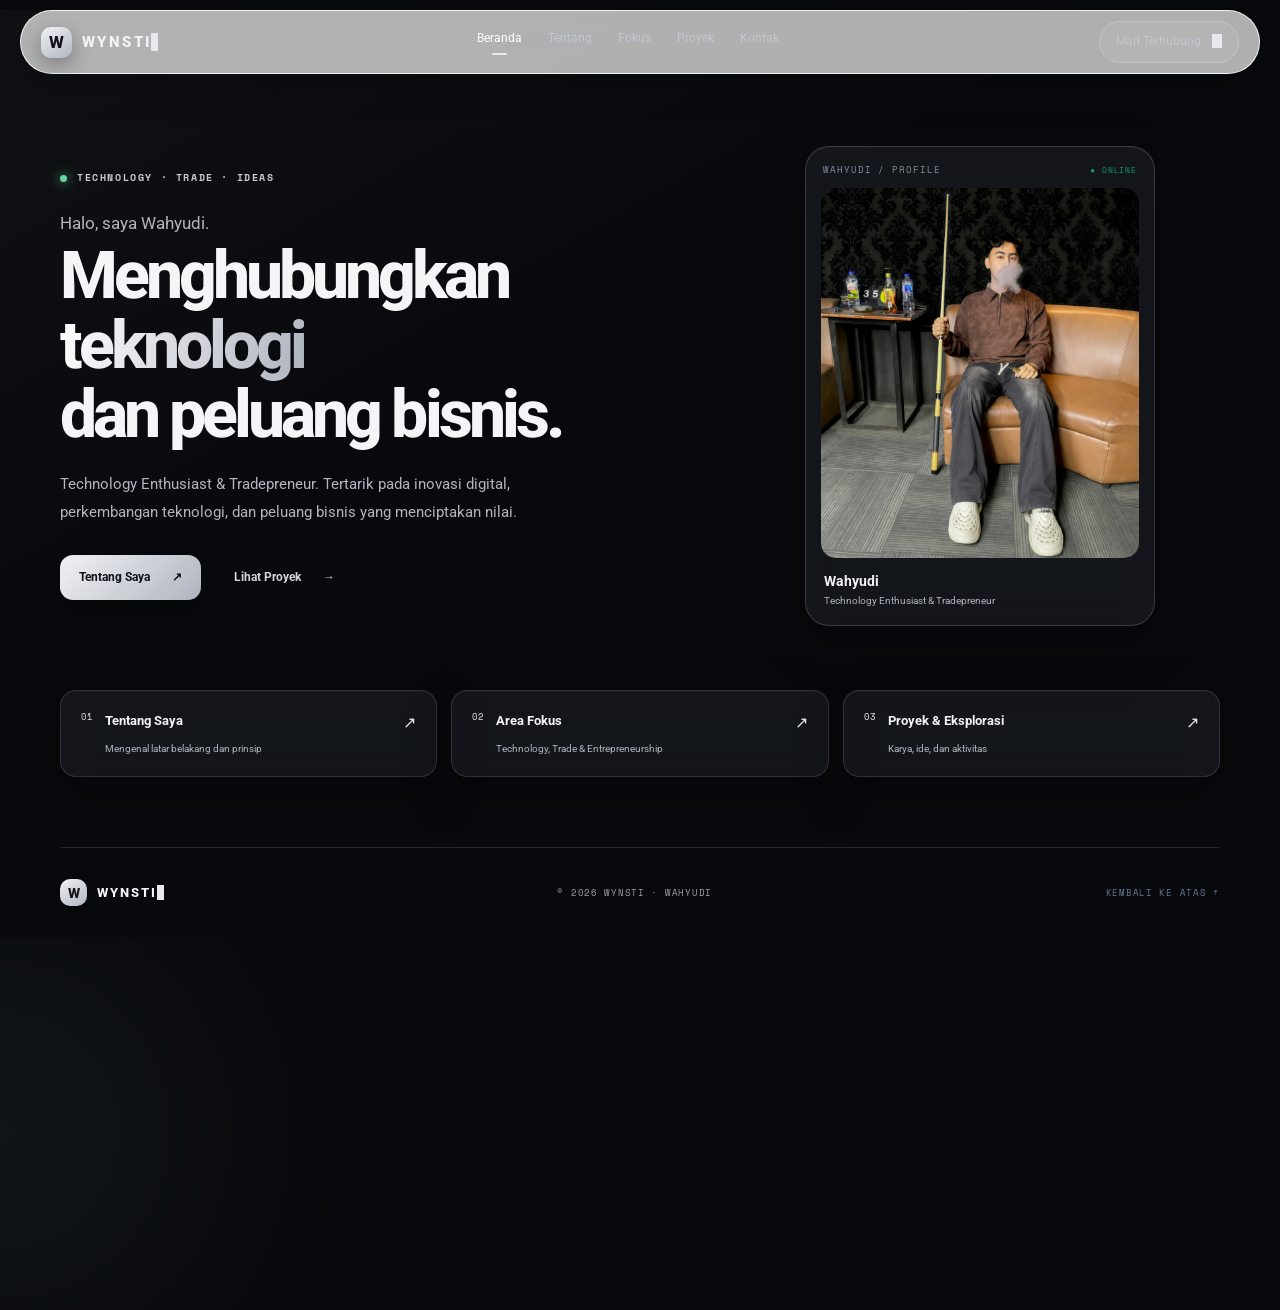
<file: index.html>
<!doctype html>
<html lang="id"><head><meta charset="utf-8"><meta name="viewport" content="width=device-width, initial-scale=1"><meta name="theme-color" content="#f7f9fc"><meta name="description" content="Wynsti adalah ruang digital Wahyudi, Technology Enthusiast & Tradepreneur."><title>Wahyudi — Technology Enthusiast & Tradepreneur | Wynsti</title><link rel="preconnect" href="https://fonts.googleapis.com"><link rel="preconnect" href="https://fonts.gstatic.com" crossorigin><link href="https://fonts.googleapis.com/css2?family=Roboto:wght@400;500;600;700;800&family=Space+Mono:wght@400;700&display=swap" rel="stylesheet"><link rel="stylesheet" href="styles.css"><script src="script.js" defer></script></head><body id="top"><div class="ambient ambient-one" aria-hidden="true"></div><div class="ambient ambient-two" aria-hidden="true"></div><header class="site-header">
  <a class="brand" href="index.html" aria-label="Wynsti beranda"><span class="brand-mark">W</span><span>WYNSTI<span class="brand-dot">.</span></span></a>
  <button class="menu-toggle" type="button" aria-label="Buka navigasi" aria-expanded="false"><span></span><span></span></button>
  <nav class="main-nav" aria-label="Navigasi utama">
    <a class="nav-link" href="index.html">Beranda</a><a class="nav-link" href="about.html">Tentang</a><a class="nav-link" href="focus.html">Fokus</a><a class="nav-link" href="projects.html">Proyek</a><a class="nav-link" href="contact.html">Kontak</a>
  </nav>
  <a class="header-cta" href="https://wa.me/6282386252062?text=Halo%20Wahyudi%2C%20saya%20ingin%20menghubungi%20Anda.">Mari Terhubung <span aria-hidden="true">↗</span></a>
</header><main>
<section class="home-hero section-shell">
 <div class="home-copy">
  <div class="eyebrow"><span class="status-dot"></span> TECHNOLOGY · TRADE · IDEAS</div>
  <p class="home-kicker">Halo, saya Wahyudi.</p>
  <h1>Menghubungkan <span class="gradient-text">teknologi</span><br>dan peluang bisnis.</h1>
  <p class="home-description">Technology Enthusiast &amp; Tradepreneur. Tertarik pada inovasi digital, perkembangan teknologi, dan peluang bisnis yang menciptakan nilai.</p>
  <div class="hero-actions"><a class="button button-primary" href="about.html">Tentang Saya <span>↗</span></a><a class="button button-quiet" href="projects.html">Lihat Proyek <span>→</span></a></div>
 </div>
 <div class="home-portrait-wrap"><div class="home-portrait-card"><div class="portrait-top"><span>WAHYUDI / PROFILE</span><span class="live-indicator">● ONLINE</span></div><div class="home-portrait-frame"><img src="assets/wahyudi-profile.jpg" alt="Foto profil Wahyudi" fetchpriority="high" decoding="async" onerror="this.style.display='none';this.nextElementSibling.hidden=false"><div class="portrait-fallback" hidden><span>W</span><small>WAHYUDI</small></div></div><div class="home-portrait-caption"><strong>Wahyudi</strong><span>Technology Enthusiast &amp; Tradepreneur</span></div></div></div>
</section>
<section class="home-links section-shell"><a href="about.html"><span>01</span><b>Tentang Saya</b><i>↗</i><small>Mengenal latar belakang dan prinsip</small></a><a href="focus.html"><span>02</span><b>Area Fokus</b><i>↗</i><small>Technology, Trade &amp; Entrepreneurship</small></a><a href="projects.html"><span>03</span><b>Proyek &amp; Eksplorasi</b><i>↗</i><small>Karya, ide, dan aktivitas</small></a></section>
</main><footer class="site-footer section-shell"><a class="brand" href="index.html"><span class="brand-mark">W</span><span>WYNSTI<span class="brand-dot">.</span></span></a><span>© <span id="year"></span> WYNSTI · WAHYUDI</span><a href="#top" class="back-top">KEMBALI KE ATAS ↑</a></footer></body></html>
</file>
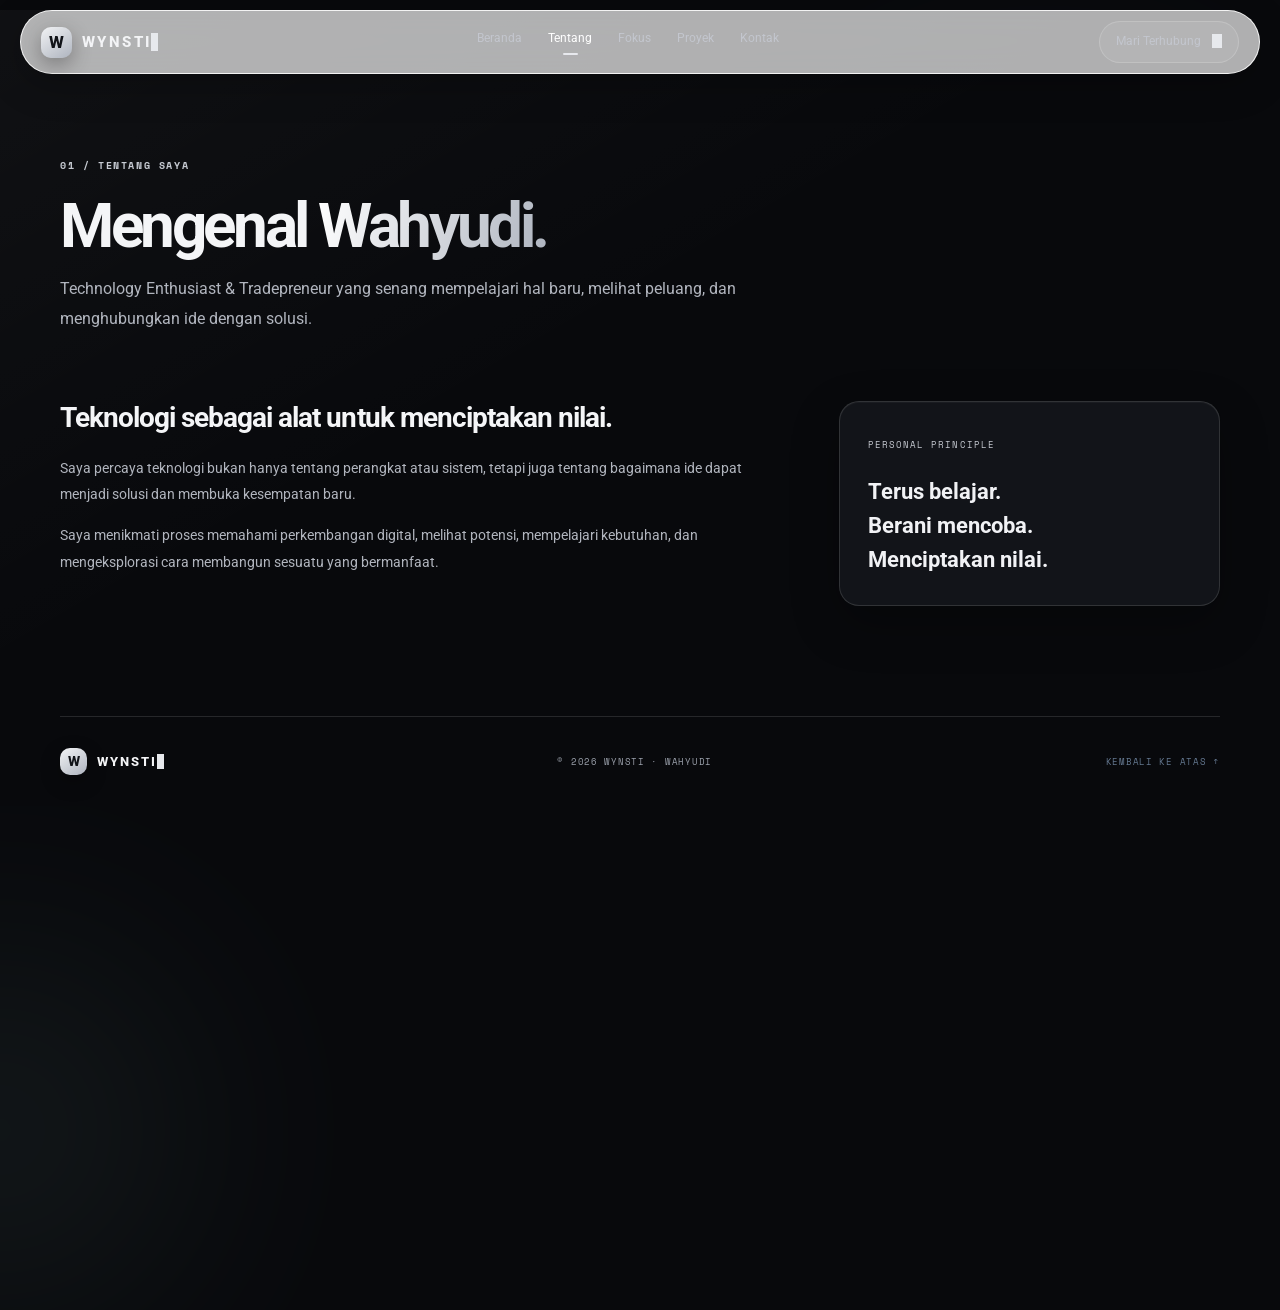
<file: about.html>
<!doctype html>
<html lang="id"><head><meta charset="utf-8"><meta name="viewport" content="width=device-width, initial-scale=1"><meta name="theme-color" content="#f7f9fc"><meta name="description" content="Profil singkat Wahyudi dan pandangan tentang teknologi serta kewirausahaan."><title>Tentang Saya | Wynsti</title><link rel="preconnect" href="https://fonts.googleapis.com"><link rel="preconnect" href="https://fonts.gstatic.com" crossorigin><link href="https://fonts.googleapis.com/css2?family=Roboto:wght@400;500;600;700;800&family=Space+Mono:wght@400;700&display=swap" rel="stylesheet"><link rel="stylesheet" href="styles.css"><script src="script.js" defer></script></head><body id="top"><div class="ambient ambient-one" aria-hidden="true"></div><div class="ambient ambient-two" aria-hidden="true"></div><header class="site-header">
  <a class="brand" href="index.html" aria-label="Wynsti beranda"><span class="brand-mark">W</span><span>WYNSTI<span class="brand-dot">.</span></span></a>
  <button class="menu-toggle" type="button" aria-label="Buka navigasi" aria-expanded="false"><span></span><span></span></button>
  <nav class="main-nav" aria-label="Navigasi utama">
    <a class="nav-link" href="index.html">Beranda</a><a class="nav-link" href="about.html">Tentang</a><a class="nav-link" href="focus.html">Fokus</a><a class="nav-link" href="projects.html">Proyek</a><a class="nav-link" href="contact.html">Kontak</a>
  </nav>
  <a class="header-cta" href="https://wa.me/6282386252062?text=Halo%20Wahyudi%2C%20saya%20ingin%20menghubungi%20Anda.">Mari Terhubung <span aria-hidden="true">↗</span></a>
</header><main>
<section class="page-hero section-shell"><div class="eyebrow">01 / TENTANG SAYA</div><h1>Mengenal <span class="gradient-text">Wahyudi.</span></h1><p>Technology Enthusiast &amp; Tradepreneur yang senang mempelajari hal baru, melihat peluang, dan menghubungkan ide dengan solusi.</p></section>
<section class="page-layout section-shell"><div class="page-main"><h2>Teknologi sebagai alat untuk menciptakan nilai.</h2><p>Saya percaya teknologi bukan hanya tentang perangkat atau sistem, tetapi juga tentang bagaimana ide dapat menjadi solusi dan membuka kesempatan baru.</p><p>Saya menikmati proses memahami perkembangan digital, melihat potensi, mempelajari kebutuhan, dan mengeksplorasi cara membangun sesuatu yang bermanfaat.</p></div><aside class="page-aside"><span class="aside-label">PERSONAL PRINCIPLE</span><strong>Terus belajar.<br>Berani mencoba.<br>Menciptakan nilai.</strong></aside></section>
</main><footer class="site-footer section-shell"><a class="brand" href="index.html"><span class="brand-mark">W</span><span>WYNSTI<span class="brand-dot">.</span></span></a><span>© <span id="year"></span> WYNSTI · WAHYUDI</span><a href="#top" class="back-top">KEMBALI KE ATAS ↑</a></footer></body></html>
</file>
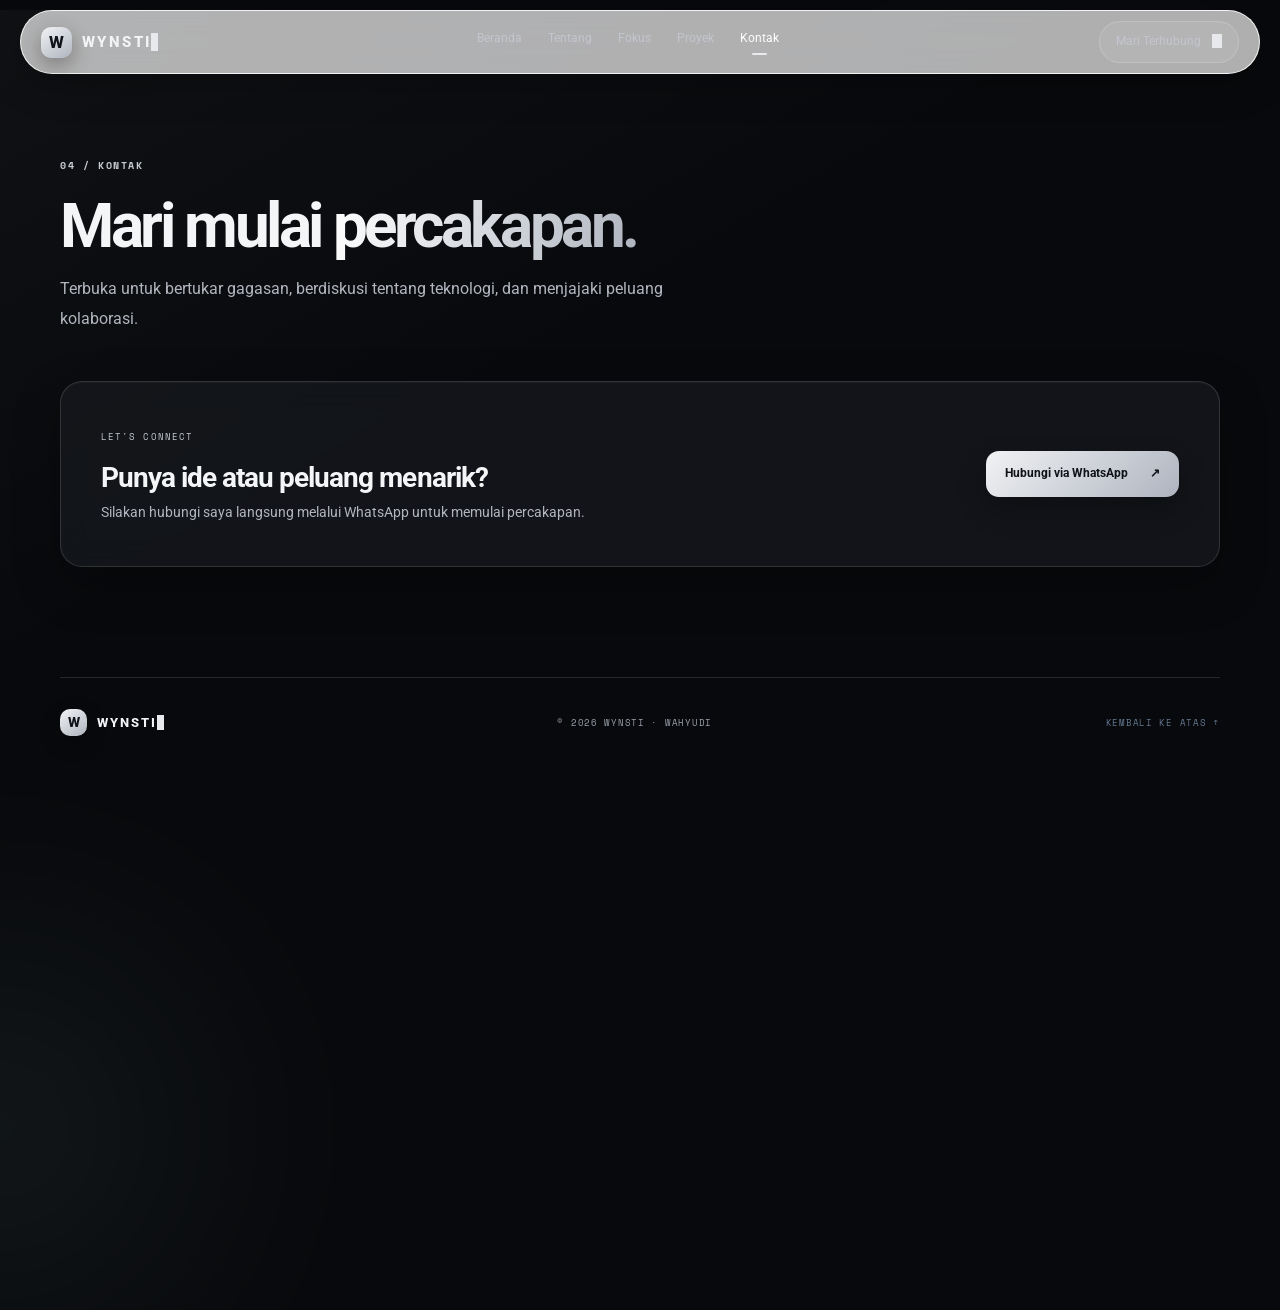
<file: contact.html>
<!doctype html>
<html lang="id"><head><meta charset="utf-8"><meta name="viewport" content="width=device-width, initial-scale=1"><meta name="theme-color" content="#f7f9fc"><meta name="description" content="Hubungi Wahyudi untuk bertukar gagasan, diskusi, dan peluang kolaborasi."><title>Kontak | Wynsti</title><link rel="preconnect" href="https://fonts.googleapis.com"><link rel="preconnect" href="https://fonts.gstatic.com" crossorigin><link href="https://fonts.googleapis.com/css2?family=Roboto:wght@400;500;600;700;800&family=Space+Mono:wght@400;700&display=swap" rel="stylesheet"><link rel="stylesheet" href="styles.css"><script src="script.js" defer></script></head><body id="top"><div class="ambient ambient-one" aria-hidden="true"></div><div class="ambient ambient-two" aria-hidden="true"></div><header class="site-header">
  <a class="brand" href="index.html" aria-label="Wynsti beranda"><span class="brand-mark">W</span><span>WYNSTI<span class="brand-dot">.</span></span></a>
  <button class="menu-toggle" type="button" aria-label="Buka navigasi" aria-expanded="false"><span></span><span></span></button>
  <nav class="main-nav" aria-label="Navigasi utama">
    <a class="nav-link" href="index.html">Beranda</a><a class="nav-link" href="about.html">Tentang</a><a class="nav-link" href="focus.html">Fokus</a><a class="nav-link" href="projects.html">Proyek</a><a class="nav-link" href="contact.html">Kontak</a>
  </nav>
  <a class="header-cta" href="https://wa.me/6282386252062?text=Halo%20Wahyudi%2C%20saya%20ingin%20menghubungi%20Anda.">Mari Terhubung <span aria-hidden="true">↗</span></a>
</header><main>
<section class="page-hero section-shell"><div class="eyebrow">04 / KONTAK</div><h1>Mari mulai <span class="gradient-text">percakapan.</span></h1><p>Terbuka untuk bertukar gagasan, berdiskusi tentang teknologi, dan menjajaki peluang kolaborasi.</p></section>
<section class="contact-page-panel section-shell"><div><span class="aside-label">LET'S CONNECT</span><h2>Punya ide atau peluang menarik?</h2><p>Silakan hubungi saya langsung melalui WhatsApp untuk memulai percakapan.</p></div><a class="button button-primary" href="https://wa.me/6282386252062?text=Halo%20Wahyudi%2C%20saya%20ingin%20menghubungi%20Anda.">Hubungi via WhatsApp <span>↗</span></a></section>
</main><footer class="site-footer section-shell"><a class="brand" href="index.html"><span class="brand-mark">W</span><span>WYNSTI<span class="brand-dot">.</span></span></a><span>© <span id="year"></span> WYNSTI · WAHYUDI</span><a href="#top" class="back-top">KEMBALI KE ATAS ↑</a></footer></body></html>
</file>
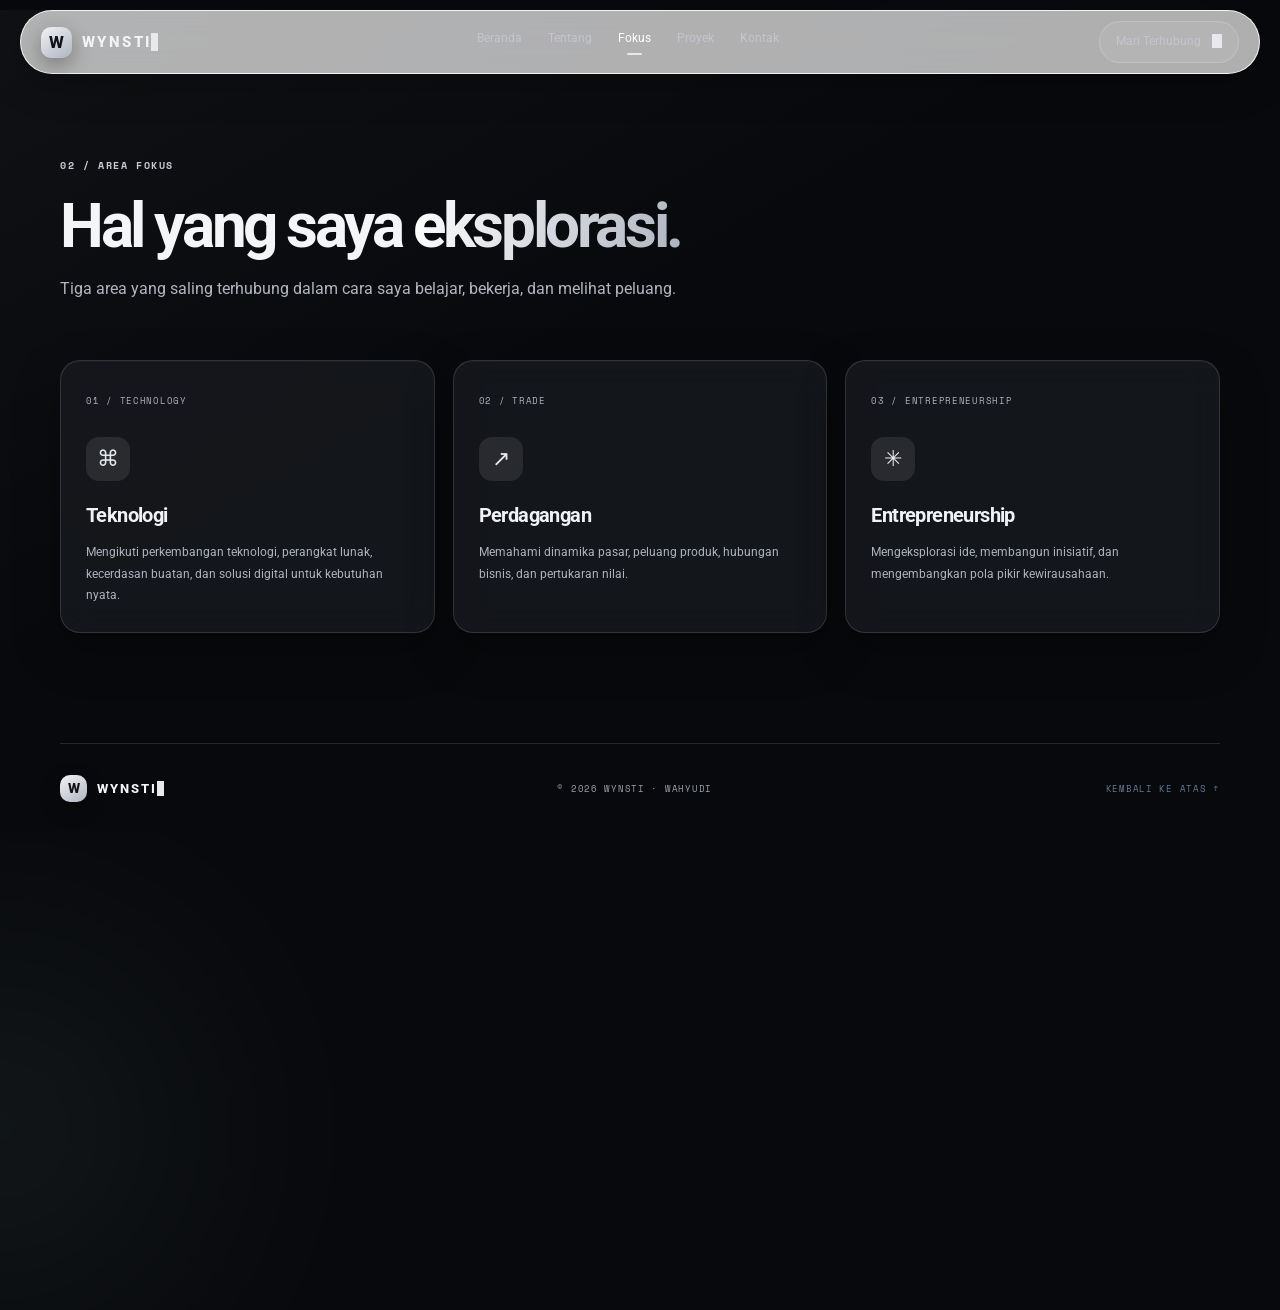
<file: focus.html>
<!doctype html>
<html lang="id"><head><meta charset="utf-8"><meta name="viewport" content="width=device-width, initial-scale=1"><meta name="theme-color" content="#f7f9fc"><meta name="description" content="Bidang ketertarikan Wahyudi: teknologi, perdagangan, dan entrepreneurship."><title>Area Fokus | Wynsti</title><link rel="preconnect" href="https://fonts.googleapis.com"><link rel="preconnect" href="https://fonts.gstatic.com" crossorigin><link href="https://fonts.googleapis.com/css2?family=Roboto:wght@400;500;600;700;800&family=Space+Mono:wght@400;700&display=swap" rel="stylesheet"><link rel="stylesheet" href="styles.css"><script src="script.js" defer></script></head><body id="top"><div class="ambient ambient-one" aria-hidden="true"></div><div class="ambient ambient-two" aria-hidden="true"></div><header class="site-header">
  <a class="brand" href="index.html" aria-label="Wynsti beranda"><span class="brand-mark">W</span><span>WYNSTI<span class="brand-dot">.</span></span></a>
  <button class="menu-toggle" type="button" aria-label="Buka navigasi" aria-expanded="false"><span></span><span></span></button>
  <nav class="main-nav" aria-label="Navigasi utama">
    <a class="nav-link" href="index.html">Beranda</a><a class="nav-link" href="about.html">Tentang</a><a class="nav-link" href="focus.html">Fokus</a><a class="nav-link" href="projects.html">Proyek</a><a class="nav-link" href="contact.html">Kontak</a>
  </nav>
  <a class="header-cta" href="https://wa.me/6282386252062?text=Halo%20Wahyudi%2C%20saya%20ingin%20menghubungi%20Anda.">Mari Terhubung <span aria-hidden="true">↗</span></a>
</header><main>
<section class="page-hero section-shell"><div class="eyebrow">02 / AREA FOKUS</div><h1>Hal yang saya <span class="gradient-text">eksplorasi.</span></h1><p>Tiga area yang saling terhubung dalam cara saya belajar, bekerja, dan melihat peluang.</p></section>
<section class="simple-card-grid section-shell">
<article class="simple-info-card"><span>01 / TECHNOLOGY</span><div class="simple-card-icon">⌘</div><h2>Teknologi</h2><p>Mengikuti perkembangan teknologi, perangkat lunak, kecerdasan buatan, dan solusi digital untuk kebutuhan nyata.</p></article>
<article class="simple-info-card"><span>02 / TRADE</span><div class="simple-card-icon">↗</div><h2>Perdagangan</h2><p>Memahami dinamika pasar, peluang produk, hubungan bisnis, dan pertukaran nilai.</p></article>
<article class="simple-info-card"><span>03 / ENTREPRENEURSHIP</span><div class="simple-card-icon">✳</div><h2>Entrepreneurship</h2><p>Mengeksplorasi ide, membangun inisiatif, dan mengembangkan pola pikir kewirausahaan.</p></article>
</section>
</main><footer class="site-footer section-shell"><a class="brand" href="index.html"><span class="brand-mark">W</span><span>WYNSTI<span class="brand-dot">.</span></span></a><span>© <span id="year"></span> WYNSTI · WAHYUDI</span><a href="#top" class="back-top">KEMBALI KE ATAS ↑</a></footer></body></html>
</file>
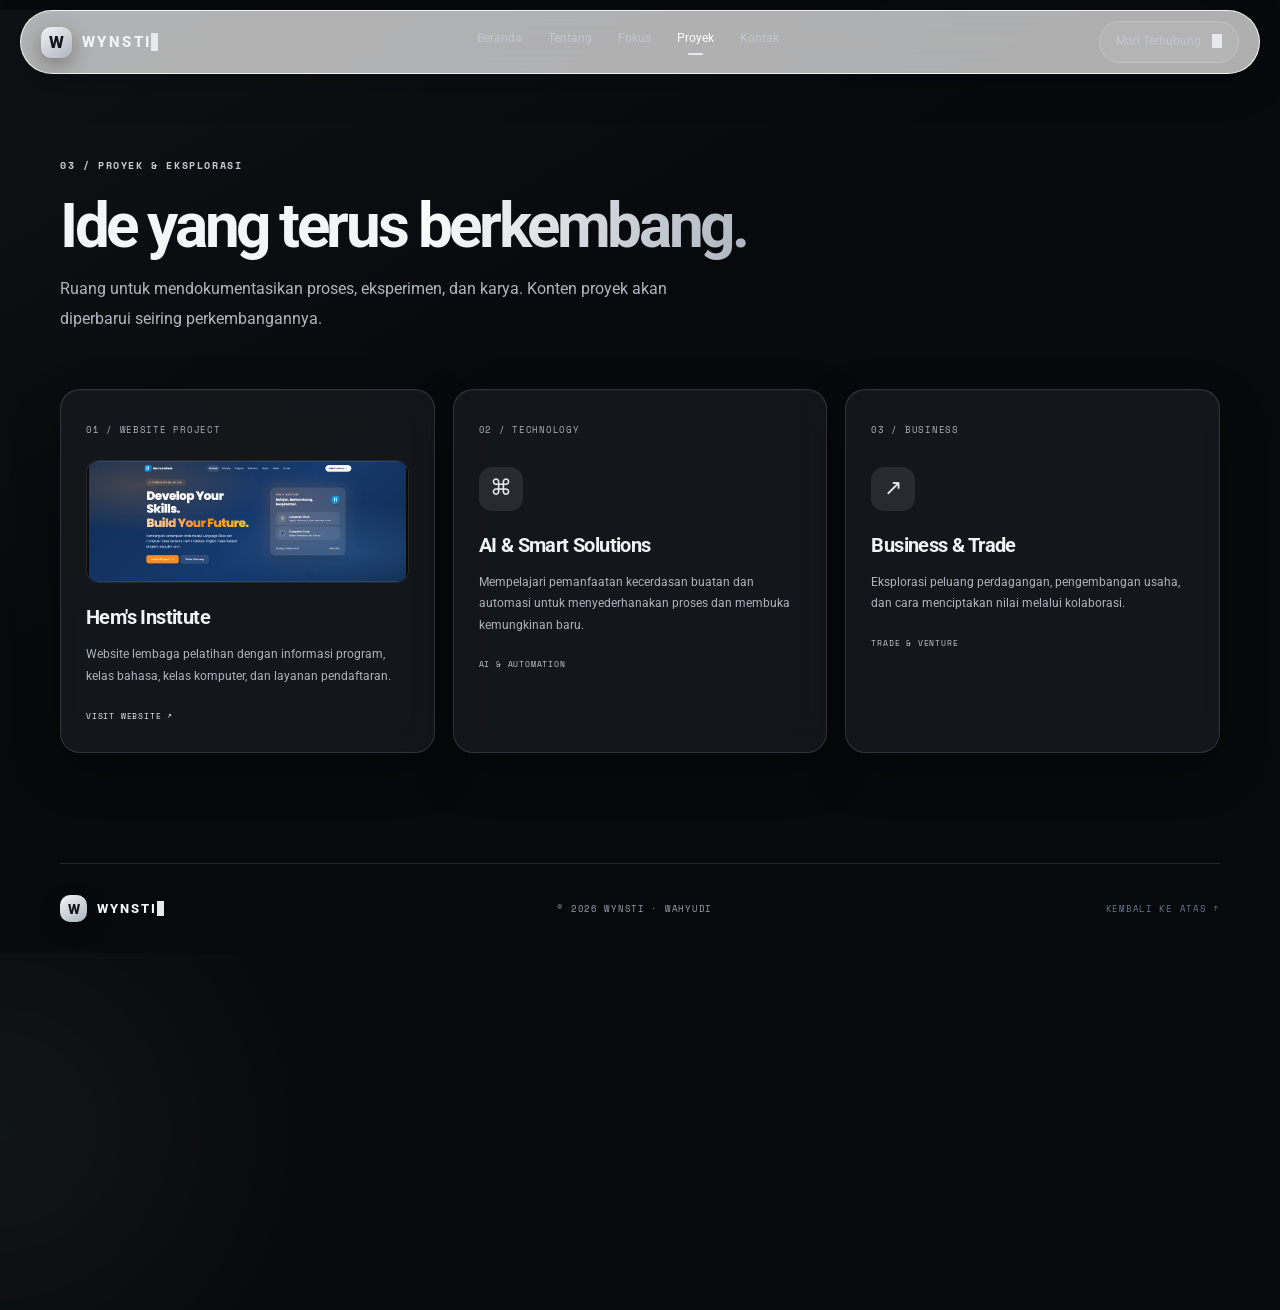
<file: projects.html>
<!doctype html>
<html lang="id"><head><meta charset="utf-8"><meta name="viewport" content="width=device-width, initial-scale=1"><meta name="theme-color" content="#f7f9fc"><meta name="description" content="Kumpulan bidang proyek dan eksplorasi digital, teknologi, serta bisnis Wahyudi."><title>Proyek & Eksplorasi | Wynsti</title><link rel="preconnect" href="https://fonts.googleapis.com"><link rel="preconnect" href="https://fonts.gstatic.com" crossorigin><link href="https://fonts.googleapis.com/css2?family=Roboto:wght@400;500;600;700;800&family=Space+Mono:wght@400;700&display=swap" rel="stylesheet"><link rel="stylesheet" href="styles.css"><script src="script.js" defer></script></head><body id="top"><div class="ambient ambient-one" aria-hidden="true"></div><div class="ambient ambient-two" aria-hidden="true"></div><header class="site-header">
  <a class="brand" href="index.html" aria-label="Wynsti beranda"><span class="brand-mark">W</span><span>WYNSTI<span class="brand-dot">.</span></span></a>
  <button class="menu-toggle" type="button" aria-label="Buka navigasi" aria-expanded="false"><span></span><span></span></button>
  <nav class="main-nav" aria-label="Navigasi utama">
    <a class="nav-link" href="index.html">Beranda</a><a class="nav-link" href="about.html">Tentang</a><a class="nav-link" href="focus.html">Fokus</a><a class="nav-link" href="projects.html">Proyek</a><a class="nav-link" href="contact.html">Kontak</a>
  </nav>
  <a class="header-cta" href="https://wa.me/6282386252062?text=Halo%20Wahyudi%2C%20saya%20ingin%20menghubungi%20Anda.">Mari Terhubung <span aria-hidden="true">↗</span></a>
</header><main>
<section class="page-hero section-shell"><div class="eyebrow">03 / PROYEK &amp; EKSPLORASI</div><h1>Ide yang terus <span class="gradient-text">berkembang.</span></h1><p>Ruang untuk mendokumentasikan proses, eksperimen, dan karya. Konten proyek akan diperbarui seiring perkembangannya.</p></section>
<section class="simple-card-grid section-shell">
<a class="simple-info-card project-simple project-link-card" href="https://hemsinstitute.web.id/" target="_blank" rel="noopener noreferrer" aria-label="Kunjungi website Hem's Institute">
 <span>01 / WEBSITE PROJECT</span>
 <div class="project-preview"><img src="hems.png" alt="Tampilan beranda website Hem's Institute"></div>
 <h2>Hem's Institute</h2>
 <p>Website lembaga pelatihan dengan informasi program, kelas bahasa, kelas komputer, dan layanan pendaftaran.</p>
 <small>VISIT WEBSITE ↗</small>
</a>
<article class="simple-info-card project-simple"><span>02 / TECHNOLOGY</span><div class="simple-card-icon">⌘</div><h2>AI &amp; Smart Solutions</h2><p>Mempelajari pemanfaatan kecerdasan buatan dan automasi untuk menyederhanakan proses dan membuka kemungkinan baru.</p><small>AI &amp; AUTOMATION</small></article>
<article class="simple-info-card project-simple"><span>03 / BUSINESS</span><div class="simple-card-icon">↗</div><h2>Business &amp; Trade</h2><p>Eksplorasi peluang perdagangan, pengembangan usaha, dan cara menciptakan nilai melalui kolaborasi.</p><small>TRADE &amp; VENTURE</small></article>
</section>
</main><footer class="site-footer section-shell"><a class="brand" href="index.html"><span class="brand-mark">W</span><span>WYNSTI<span class="brand-dot">.</span></span></a><span>© <span id="year"></span> WYNSTI · WAHYUDI</span><a href="#top" class="back-top">KEMBALI KE ATAS ↑</a></footer></body></html>
</file>
<file: styles.css>
:root{--bg:#10131b;--bg-soft:#151a24;--panel:#1a202c;--panel-hi:#202837;--text:#f4f6f8;--muted:#9ba6b7;--line:rgba(190,205,225,.13);--accent:#eb5757;--cyan:#79d8e8;--radius:22px;--shadow:12px 12px 30px rgba(0,0,0,.28),-8px -8px 26px rgba(255,255,255,.025);font-family:Roboto,Arial,sans-serif;color-scheme:dark}
*{box-sizing:border-box}html{scroll-behavior:smooth;scroll-padding-top:90px}body{margin:0;background:var(--bg);color:var(--text);font-family:Roboto,Arial,sans-serif;overflow-x:hidden;line-height:1.65}a{color:inherit;text-decoration:none}button{font:inherit}.ambient{position:absolute;pointer-events:none;filter:blur(90px);opacity:.13;border-radius:50%;z-index:-1}.ambient-one{width:420px;height:420px;background:#eb5757;top:120px;right:2%}.ambient-two{width:360px;height:360px;background:#397e9d;top:950px;left:-180px}.section-shell{width:min(1160px,calc(100% - 64px));margin-inline:auto}.site-header{height:82px;width:min(1280px,calc(100% - 64px));margin:auto;display:flex;align-items:center;justify-content:space-between;border-bottom:1px solid var(--line);position:relative;z-index:20}.brand{display:inline-flex;align-items:center;gap:10px;font-size:15px;font-weight:800;letter-spacing:.16em}.brand-mark{width:31px;height:31px;border-radius:10px;display:grid;place-items:center;background:linear-gradient(145deg,#f16b6b,#a93442);box-shadow:4px 4px 12px #080a10,-2px -2px 9px #30313b;font-size:17px;letter-spacing:0}.brand-dot{color:var(--accent)}.main-nav{display:flex;gap:34px}.nav-link{font-size:12px;color:var(--muted);transition:color .2s}.nav-link:hover,.nav-link.active{color:var(--text)}.nav-link.active:after{content:"";display:block;height:2px;width:15px;background:var(--accent);margin:5px auto 0;border-radius:4px}.header-cta{font-size:12px;border:1px solid var(--line);border-radius:30px;padding:10px 16px;color:#e7ebf2}.header-cta span{color:var(--accent);margin-left:8px}.menu-toggle{display:none}
.hero{min-height:660px;padding:100px 0 95px;display:grid;grid-template-columns:1.05fr .95fr;align-items:center;gap:55px}.eyebrow{font:700 10px/1.4 "Space Mono",monospace;letter-spacing:.16em;color:var(--cyan);display:flex;align-items:center;gap:10px}.status-dot,.live-indicator i{width:7px;height:7px;border-radius:50%;background:#68d5a0;box-shadow:0 0 12px #68d5a0}.hero-kicker{margin:28px 0 4px;color:#c2cad6;font-size:18px}.hero h1{font-size:clamp(42px,5.3vw,68px);letter-spacing:-.055em;line-height:1.08;margin:0;font-weight:800}.gradient-text{background:linear-gradient(100deg,#ff8580 0%,#eb5757 52%,#e9a18b 100%);-webkit-background-clip:text;background-clip:text;color:transparent}.hero-description{max-width:520px;color:var(--muted);font-size:15px;line-height:1.9;margin:25px 0 29px}.hero-actions{display:flex;align-items:center;gap:14px;flex-wrap:wrap}.button{display:inline-flex;align-items:center;justify-content:center;gap:22px;padding:13px 19px;border-radius:13px;font-size:12px;font-weight:700;transition:transform .2s,box-shadow .2s,background .2s}.button:hover{transform:translateY(-3px)}.button-primary{background:linear-gradient(135deg,#f16d69,#d9434b);color:white;box-shadow:7px 7px 18px rgba(0,0,0,.28),-3px -3px 12px rgba(255,255,255,.04)}.button-primary:hover{box-shadow:0 10px 28px rgba(235,87,87,.22)}.button-quiet{color:#c4ccd8}.button-quiet span,.button-outline span{color:var(--accent)}.hero-meta{display:flex;align-items:center;gap:12px;margin-top:55px;color:#687487;font:10px "Space Mono",monospace;letter-spacing:.12em}.meta-line{width:32px;height:1px;background:var(--accent)}
.hero-visual{height:440px;position:relative;display:grid;place-items:center}.portrait-card{width:min(330px,75%);height:390px;padding:15px;border:1px solid rgba(199,215,235,.17);border-radius:22px;background:linear-gradient(145deg,rgba(37,47,63,.95),rgba(20,25,35,.96));box-shadow:20px 20px 45px rgba(0,0,0,.38),-8px -8px 28px rgba(255,255,255,.025);position:relative;z-index:2;transform:rotate(2deg)}.portrait-top,.portrait-caption{display:flex;justify-content:space-between;align-items:center}.portrait-top{font:9px "Space Mono",monospace;color:#8794a7;letter-spacing:.1em;padding:1px 2px 12px}.live-indicator{color:#72d5a7;font-size:8px}.portrait-frame{height:290px;border-radius:14px;overflow:hidden;background:radial-gradient(circle at 50% 32%,#52677b,#273447 43%,#171e2a 80%);position:relative;display:grid;place-items:center}.portrait-frame img{width:100%;height:100%;object-fit:cover;object-position:center}.portrait-fallback{width:100%;height:100%;display:flex;align-items:center;justify-content:center;flex-direction:column;background:radial-gradient(circle at 50% 30%,#435b70,#1a2432 70%)}.portrait-fallback>span{font-size:110px;font-weight:800;color:rgba(240,246,255,.8);text-shadow:0 10px 30px rgba(0,0,0,.4)}.portrait-fallback small{font:9px "Space Mono",monospace;letter-spacing:.15em;color:#c4d3e1}.portrait-fallback .upload-note{margin-top:8px;color:#92a1b2;font-size:7px;letter-spacing:0}.portrait-caption{padding:13px 3px 0}.portrait-caption div{display:flex;flex-direction:column}.portrait-caption strong{font-size:14px}.portrait-caption div span{font-size:9px;color:#9ba7b7}.portrait-index{font:10px "Space Mono",monospace;color:var(--accent)}.orbit{position:absolute;border:1px solid rgba(121,216,232,.17);border-radius:50%;transform:rotate(-25deg)}.orbit-a{width:430px;height:250px}.orbit-b{width:490px;height:310px;transform:rotate(38deg);border-color:rgba(235,87,87,.14)}.float-chip{position:absolute;z-index:3;display:flex;align-items:center;gap:10px;padding:11px 15px;background:linear-gradient(145deg,#252f3f,#171e29);border:1px solid var(--line);border-radius:13px;box-shadow:var(--shadow)}.chip-tech{top:55px;left:-5px}.chip-trade{right:-5px;bottom:60px}.chip-icon{width:30px;height:30px;border-radius:9px;display:grid;place-items:center;background:#303d50;color:var(--cyan);font-size:18px}.float-chip span:last-child{display:flex;flex-direction:column}.float-chip small{font:8px "Space Mono",monospace;color:#8290a2}.float-chip b{font-size:11px}.visual-coordinate{position:absolute;right:0;bottom:5px;color:#677386;font:8px "Space Mono",monospace;letter-spacing:.12em}
.ticker{overflow:hidden;border-block:1px solid var(--line);background:rgba(255,255,255,.015);padding:16px 0}.ticker-track{display:flex;align-items:center;justify-content:space-around;gap:35px;min-width:900px;color:#a9b3c1;font:10px "Space Mono",monospace;letter-spacing:.16em}.ticker i{font-style:normal;color:var(--accent);font-size:15px}
.content-section{padding-top:125px;padding-bottom:35px;display:grid;grid-template-columns:.85fr 1.15fr;gap:80px}.section-heading h2{font-size:clamp(32px,4vw,46px);line-height:1.18;letter-spacing:-.045em;margin:22px 0;font-weight:700}.muted-heading{color:#7f8a9c}.about-content{padding-top:31px;max-width:590px}.about-content p{color:var(--muted);font-size:14px;line-height:1.9}.about-content .lead{font-size:19px;color:#e2e7ee;line-height:1.65;margin-top:0}.about-note{margin-top:30px;padding:17px 19px;border:1px solid var(--line);border-left:2px solid var(--accent);border-radius:0 12px 12px 0;color:#c5cfdb;font-size:12px;display:flex;gap:13px;align-items:center;background:rgba(255,255,255,.018)}.note-symbol{font-size:21px;color:var(--accent)}
.focus-section{display:block;padding-top:115px}.focus-section .section-heading{max-width:700px}.focus-grid{display:grid;grid-template-columns:1.18fr 1fr 1fr;gap:17px;margin-top:40px}.focus-card{min-height:290px;position:relative;overflow:hidden;padding:24px;border:1px solid var(--line);border-radius:19px;background:linear-gradient(145deg,#202938,#171d28);box-shadow:var(--shadow);display:flex;flex-direction:column;justify-content:space-between;transition:transform .25s,border-color .25s}.focus-card:hover{transform:translateY(-5px);border-color:rgba(235,87,87,.4)}.focus-card-main{background:linear-gradient(145deg,#263749,#192330)}.card-top{display:flex;justify-content:space-between;align-items:center}.card-number{font:10px "Space Mono",monospace;color:#8290a2}.card-icon{width:42px;height:42px;border:1px solid rgba(121,216,232,.23);border-radius:13px;display:grid;place-items:center;color:var(--cyan);font-size:22px;background:rgba(121,216,232,.05)}.focus-card h3{font-size:21px;margin:0 0 9px}.focus-card p{font-size:12px;color:var(--muted);line-height:1.8;margin:0 0 17px;max-width:290px}.text-link{font-size:11px;font-weight:700;color:#e1e7ef}.text-link span{color:var(--accent);margin-left:8px}.card-watermark{position:absolute;right:13px;bottom:-14px;font-size:47px;font-weight:800;letter-spacing:-.06em;color:rgba(255,255,255,.025);pointer-events:none}
.quote-section{margin-top:120px;margin-bottom:35px;padding:55px 8%;border-block:1px solid var(--line);position:relative}.quote-mark{font:100px Georgia,serif;line-height:.8;color:var(--accent);opacity:.8}.quote-section blockquote{font-size:clamp(25px,3.5vw,40px);font-weight:600;line-height:1.35;letter-spacing:-.035em;max-width:780px;margin:10px 0 30px}.quote-section blockquote span{color:var(--accent)}.quote-footer{display:flex;align-items:center;gap:15px;color:#7d899a;font:9px "Space Mono",monospace;letter-spacing:.15em}.quote-line{height:1px;width:60px;background:var(--accent)}
.projects-section{padding-top:100px}.project-panel{grid-column:1/-1;margin-top:5px;display:grid;grid-template-columns:1fr 1fr;min-height:340px;border:1px solid var(--line);border-radius:22px;overflow:hidden;background:linear-gradient(120deg,#1c2634,#171d28);box-shadow:var(--shadow)}.project-graphic{position:relative;min-height:340px;overflow:hidden;background:radial-gradient(circle at 50% 50%,rgba(58,105,128,.28),transparent 55%),#141c28;display:grid;place-items:center}.graphic-grid{position:absolute;inset:0;background-image:linear-gradient(rgba(121,216,232,.07) 1px,transparent 1px),linear-gradient(90deg,rgba(121,216,232,.07) 1px,transparent 1px);background-size:28px 28px;mask-image:linear-gradient(90deg,transparent,#000 30%,#000 70%,transparent)}.graphic-core{width:105px;height:105px;border-radius:28px;display:grid;place-items:center;background:linear-gradient(145deg,#ed7772,#a73544);box-shadow:12px 12px 28px rgba(0,0,0,.35),-4px -4px 16px rgba(255,255,255,.06);z-index:2;font-size:54px;font-weight:800}.graphic-ring{position:absolute;border:1px solid rgba(121,216,232,.35);border-radius:50%;width:220px;height:220px}.ring-two{width:300px;height:300px;border-color:rgba(235,87,87,.3)}.graphic-label{position:absolute;font:8px "Space Mono",monospace;color:#90a1b3;letter-spacing:.15em}.label-top{top:25px;left:25px}.label-bottom{bottom:25px;right:25px}.project-copy{padding:48px;align-self:center}.project-status{font:9px "Space Mono",monospace;color:#72d5a7;letter-spacing:.1em}.project-status i{display:inline-block;width:6px;height:6px;border-radius:50%;background:#72d5a7;margin-right:7px}.project-copy h3{font-size:26px;line-height:1.3;letter-spacing:-.03em;margin:20px 0 13px}.project-copy p{font-size:12px;color:var(--muted);line-height:1.9;margin-bottom:24px}.button-outline{border:1px solid rgba(190,205,225,.22);color:#e4eaf2}
.contact-section{padding-top:125px;padding-bottom:90px}.contact-panel{position:relative;overflow:hidden;padding:55px 60px;border:1px solid rgba(235,87,87,.25);border-radius:22px;background:radial-gradient(circle at 90% 20%,rgba(235,87,87,.16),transparent 35%),linear-gradient(130deg,#222b39,#171d28);display:flex;align-items:center;justify-content:space-between;gap:30px;box-shadow:var(--shadow)}.contact-panel h2{font-size:clamp(34px,4vw,48px);line-height:1.15;letter-spacing:-.04em;margin:20px 0 12px}.contact-panel p{color:var(--muted);font-size:13px;max-width:460px}.contact-button{white-space:nowrap;z-index:1}.contact-decoration{position:absolute;right:20%;bottom:-38px;font-size:76px;line-height:.85;font-weight:800;letter-spacing:-.08em;color:rgba(255,255,255,.025);pointer-events:none}
.site-footer{height:90px;border-top:1px solid var(--line);display:flex;align-items:center;justify-content:space-between;color:#778396;font:9px "Space Mono",monospace;letter-spacing:.08em}.site-footer .brand{color:var(--text);font:800 13px Roboto,sans-serif}.site-footer .brand-mark{width:27px;height:27px;font-size:14px}.back-top{color:#b8c2cf}.back-top:hover{color:var(--accent)}
@media(max-width:900px){.main-nav{gap:18px}.hero{gap:20px}.hero h1{font-size:52px}.float-chip{transform:scale(.9)}.chip-tech{left:-12px}.chip-trade{right:-15px}.content-section{gap:40px}.focus-grid{grid-template-columns:1fr 1fr}.focus-card-main{grid-column:1/-1;min-height:245px}.contact-panel{padding:45px 38px}}
@media(max-width:680px){.section-shell,.site-header{width:calc(100% - 40px)}.site-header{height:70px}.header-cta{display:none}.menu-toggle{display:flex;width:40px;height:40px;border:1px solid var(--line);border-radius:11px;background:var(--panel);align-items:center;justify-content:center;flex-direction:column;gap:5px}.menu-toggle span{width:16px;height:1px;background:#e9edf3}.main-nav{display:none;position:absolute;top:62px;left:0;right:0;padding:18px;background:#1a202c;border:1px solid var(--line);border-radius:15px;box-shadow:var(--shadow);flex-direction:column;gap:17px}.main-nav.open{display:flex}.nav-link.active:after{display:none}.hero{padding:70px 0 65px;grid-template-columns:1fr;gap:25px}.hero-copy{order:1}.hero-visual{order:2;height:410px;margin-top:5px}.hero h1{font-size:clamp(39px,11vw,55px)}.hero-kicker{font-size:16px;margin-top:22px}.hero-description{font-size:13px}.hero-meta{margin-top:35px}.portrait-card{height:365px;width:275px}.portrait-frame{height:265px}.orbit-a{width:340px;height:220px}.orbit-b{width:370px;height:270px}.chip-tech{left:0;top:43px}.chip-trade{right:0;bottom:50px}.float-chip{padding:9px 11px}.visual-coordinate{right:4px}.ticker-track{justify-content:flex-start;gap:26px}.content-section{padding-top:85px;grid-template-columns:1fr;gap:18px}.about-content{padding-top:0}.about-content .lead{font-size:17px}.focus-section{padding-top:85px}.focus-grid{grid-template-columns:1fr}.focus-card,.focus-card-main{grid-column:auto;min-height:235px}.quote-section{margin-top:80px;padding:40px 10px}.quote-section blockquote{font-size:27px}.projects-section{padding-top:80px}.project-panel{grid-template-columns:1fr}.project-graphic{min-height:260px}.project-copy{padding:30px 25px}.project-copy h3{font-size:23px}.contact-section{padding-top:85px;padding-bottom:60px}.contact-panel{padding:35px 25px;align-items:flex-start;flex-direction:column}.contact-panel h2{font-size:37px}.contact-decoration{right:5%;font-size:60px}.site-footer{height:auto;min-height:100px;gap:15px;flex-wrap:wrap;padding:20px 0}.site-footer>span{order:3;width:100%}}
@media(prefers-reduced-motion:reduce){html{scroll-behavior:auto}*,*::before,*::after{animation-duration:.01ms!important;animation-iteration-count:1!important;transition-duration:.01ms!important}}

/* Bright, clean portfolio refresh */
:root{--bg:#f7f9fc;--bg-soft:#eef3f8;--panel:#fff;--panel-hi:#f1f5fa;--text:#172337;--muted:#66758a;--line:rgba(31,55,83,.12);--accent:#3978f6;--cyan:#16a6b8;--shadow:0 18px 48px rgba(36,64,100,.10),0 3px 10px rgba(36,64,100,.05);color-scheme:light}
body{background:var(--bg);color:var(--text)}
.ambient{filter:blur(100px);opacity:.22}.ambient-one{background:#a9d5ff}.ambient-two{background:#b4f0e7}
.site-header{border-bottom-color:var(--line);background:rgba(247,249,252,.82);backdrop-filter:blur(18px)}
.brand-mark{background:linear-gradient(145deg,#5b9cff,#2865dc);box-shadow:0 7px 16px rgba(57,120,246,.22);color:white}
.brand-dot{color:var(--accent)}.nav-link{color:#718096}.nav-link:hover,.nav-link.active{color:#1c2b41}.nav-link.active:after{background:var(--accent)}
.header-cta{border-color:rgba(57,120,246,.22);color:#28415f;background:#fff}.header-cta span{color:var(--accent)}
.eyebrow{color:#3978c8}.hero-kicker{color:#53657d}.hero h1{color:#15243a}.gradient-text{background:linear-gradient(100deg,#3678f6,#16a6b8 85%);-webkit-background-clip:text;background-clip:text;color:transparent}
.hero-description,.about-content p,.focus-card p,.project-copy p,.contact-panel p{color:#66758a}
.button-primary{background:linear-gradient(135deg,#4d8cff,#2868e8);color:#fff;box-shadow:0 9px 22px rgba(57,120,246,.22)}.button-primary:hover{box-shadow:0 12px 28px rgba(57,120,246,.28)}
.button-quiet{color:#52657e}.button-quiet span,.button-outline span{color:#3978f6}
.hero-meta{color:#8290a3}.meta-line{background:var(--accent)}
.portrait-card{border:1px solid rgba(255,255,255,.9);background:#fff;box-shadow:0 24px 55px rgba(43,72,112,.16),0 4px 14px rgba(43,72,112,.07)}
.portrait-top{color:#8392a6}.live-indicator{color:#199b72}.portrait-frame{background:linear-gradient(145deg,#e7f1ff,#d5e5f8)}
.portrait-fallback{background:radial-gradient(circle at 50% 30%,#c5dcf8,#e9f2fc 72%)}.portrait-fallback>span{color:#4c77ad;text-shadow:none}.portrait-fallback small{color:#54718f}.portrait-fallback .upload-note{color:#71869e}
.portrait-caption strong{color:#192a40}.portrait-caption div span{color:#718096}.portrait-index{color:var(--accent)}
.orbit{border-color:rgba(57,120,246,.18)}.orbit-b{border-color:rgba(22,166,184,.19)}
.float-chip{background:rgba(255,255,255,.94);border:1px solid rgba(255,255,255,.9);box-shadow:0 15px 35px rgba(42,71,110,.13);backdrop-filter:blur(12px)}
.chip-icon{background:#eaf2ff;color:#3978f6}.float-chip small{color:#8190a3}.float-chip b{color:#263a54}.visual-coordinate{color:#8290a3}
.ticker{border-color:var(--line);background:#fff}.ticker-track{color:#73839a}.ticker i{color:#3978f6}
.section-heading h2{color:#1b2b42}.muted-heading{color:#8b9aaf}
.about-content .lead{color:#2b3d55}.about-note{border-color:var(--line);border-left-color:#3978f6;color:#53657d;background:#fff;box-shadow:0 8px 24px rgba(38,66,105,.05)}.note-symbol{color:#3978f6}
.focus-card,.focus-card-main{background:linear-gradient(150deg,#fff,#f2f6fb);border-color:rgba(54,91,137,.12);box-shadow:0 14px 36px rgba(38,66,105,.07)}.focus-card:hover{border-color:rgba(57,120,246,.4);box-shadow:0 20px 42px rgba(38,88,165,.12)}
.card-number{color:#91a0b3}.card-icon{border-color:rgba(57,120,246,.18);color:#3978f6;background:#edf4ff}.focus-card h3{color:#1c2d44}.text-link{color:#3d5878}.text-link span{color:#3978f6}.card-watermark{color:rgba(47,91,151,.055)}
.quote-section{border-color:var(--line)}.quote-mark{color:#3978f6}.quote-section blockquote{color:#1e3048}.quote-section blockquote span{color:#3978f6}.quote-footer{color:#8391a4}.quote-line{background:#3978f6}
.projects-section{padding-bottom:35px}.portfolio-intro{grid-column:1/-1;display:flex;align-items:end;justify-content:space-between;gap:25px;margin:0 0 4px}.portfolio-intro p{max-width:540px;color:#68788e;font-size:14px;line-height:1.8;margin:0}.portfolio-count{white-space:nowrap;color:#8a99ad;font:9px "Space Mono",monospace;letter-spacing:.12em}.portfolio-count b{color:#3978f6;margin-left:9px}
.portfolio-grid{grid-column:1/-1;display:grid;grid-template-columns:repeat(3,minmax(0,1fr));gap:22px;margin-top:22px;align-items:stretch}
.portfolio-card{min-width:0;overflow:visible;border:1px solid rgba(39,75,124,.1);border-radius:22px;background:#fff;box-shadow:0 12px 34px rgba(34,64,105,.07);transition:transform .3s ease,box-shadow .3s ease,border-color .3s ease}
.portfolio-card:hover{transform:translateY(-10px);box-shadow:0 26px 55px rgba(34,75,130,.15);border-color:rgba(57,120,246,.24)}
.portfolio-visual{height:220px;border-radius:21px 21px 0 0;position:relative;overflow:hidden;display:grid;place-items:center}
.visual-web{background:linear-gradient(135deg,#e8f2ff,#dcecff 55%,#e8f8f7)}
.floating-window{position:absolute;border:1px solid rgba(255,255,255,.9);border-radius:12px;box-shadow:0 17px 35px rgba(52,93,151,.17)}
.window-back{width:185px;height:112px;background:rgba(255,255,255,.55);transform:translate(27px,-19px) rotate(8deg);padding:15px}
.window-back span{display:inline-block;width:5px;height:5px;border-radius:50%;background:#9ebce7;margin-right:4px}
.window-back i{display:block;margin-top:17px;width:80%;height:8px;border-radius:9px;background:#c6d9f3;box-shadow:0 15px 0 #d9e6f7}
.window-front{width:218px;height:135px;background:#fff;transform:translate(-8px,15px) rotate(-5deg);padding:12px}
.window-bar{display:flex;justify-content:space-between;font:7px "Space Mono",monospace;color:#55708f;border-bottom:1px solid #edf1f7;padding-bottom:8px}
.window-content{height:78px;display:flex;align-items:center;justify-content:space-between;padding:8px 9px}
.window-copy{width:55%}.window-copy i{display:block;height:6px;border-radius:8px;background:#dbe7f7;margin:7px 0}.window-copy i:first-child{width:90%;height:9px;background:#80aef3}.window-copy i:nth-child(2){width:75%}.window-copy i:nth-child(3){width:58%}
.window-orb{width:49px;height:49px;border-radius:16px;background:linear-gradient(145deg,#76a9ff,#56d0d0);box-shadow:0 8px 17px rgba(74,150,220,.25)}
.window-footer{display:flex;gap:7px}.window-footer span{height:4px;width:35px;border-radius:5px;background:#e5edf8}
.visual-sticker{position:absolute;z-index:3;padding:9px 12px;border:1px solid rgba(255,255,255,.8);border-radius:10px;background:rgba(255,255,255,.82);box-shadow:0 8px 20px rgba(43,76,120,.1);color:#4772aa;font:700 8px/1.45 "Space Mono",monospace;letter-spacing:.08em;backdrop-filter:blur(8px)}
.sticker-web{right:17px;top:20px;transform:rotate(7deg)}
.visual-ai{background:radial-gradient(circle at 50% 48%,#e1f7f7,#e6f0ff 58%,#edf3ff)}
.ai-orbit{position:absolute;border:1px solid rgba(43,158,183,.3);border-radius:50%;width:170px;height:170px;transform:rotate(-30deg)}
.orbit-two{width:225px;height:115px;border-color:rgba(57,120,246,.25);transform:rotate(35deg)}
.ai-core{width:78px;height:78px;border-radius:25px;display:grid;place-items:center;background:linear-gradient(145deg,#3d8cf7,#23b9b8);color:#fff;font-size:25px;font-weight:800;box-shadow:0 15px 28px rgba(44,135,199,.25);z-index:2}
.ai-node{position:absolute;width:34px;height:34px;border-radius:12px;background:#fff;display:grid;place-items:center;color:#3978f6;box-shadow:0 9px 22px rgba(42,86,143,.13);font-size:17px}
.node-one{top:34px;left:27%}.node-two{right:22%;top:54px}.node-three{bottom:31px;left:29%}.sticker-ai{right:15px;bottom:17px;color:#168e9c}
.visual-trade{background:linear-gradient(135deg,#e9f8f3,#e5f0ff)}
.trade-card{position:absolute;border-radius:14px;box-shadow:0 16px 32px rgba(44,87,130,.15)}
.trade-back{width:170px;height:112px;right:48px;top:38px;padding:15px;background:linear-gradient(140deg,#b7e9dc,#8acfc7);color:#267c77;transform:rotate(9deg)}
.trade-back span{font:8px "Space Mono",monospace;letter-spacing:.1em}.trade-back b{position:absolute;right:15px;bottom:9px;font-size:32px}
.trade-front{width:210px;height:128px;left:calc(50% - 105px);top:73px;padding:15px;background:rgba(255,255,255,.94);transform:rotate(-5deg);border:1px solid #fff}
.trade-front small{display:block;color:#8495a9;font:7px "Space Mono",monospace;letter-spacing:.1em}.trade-front strong{display:flex;gap:9px;align-items:center;margin-top:11px;color:#2d4666;font-size:17px;letter-spacing:-.04em}.trade-front strong span{color:#25a9a3}.trade-front i{display:block;width:70%;height:5px;border-radius:6px;background:#e3edf5;margin-top:8px}
.trade-bars{display:flex;align-items:end;gap:5px;height:25px;margin-top:6px}.trade-bars b{width:12px;border-radius:3px 3px 0 0;background:linear-gradient(#56c7b7,#8dd9cb)}.trade-bars b:nth-child(1){height:9px}.trade-bars b:nth-child(2){height:15px}.trade-bars b:nth-child(3){height:12px}.trade-bars b:nth-child(4){height:20px}.trade-bars b:nth-child(5){height:25px}
.sticker-trade{left:15px;top:18px;color:#218c82}
.portfolio-card-body{padding:22px 22px 24px}
.portfolio-card-meta{display:flex;align-items:center;justify-content:space-between;gap:8px;color:#8b9aae;font:8px "Space Mono",monospace;letter-spacing:.07em}
.portfolio-tag{color:#3e80c8;background:#edf5ff;border-radius:30px;padding:6px 8px;font-size:7px}
.portfolio-card h3{font-size:19px;line-height:1.3;letter-spacing:-.025em;color:#20334d;margin:17px 0 9px}
.portfolio-card p{min-height:83px;color:#718096;font-size:12px;line-height:1.8;margin:0 0 17px}
.portfolio-link{display:inline-flex;align-items:center;gap:12px;color:#3978c8;font-size:11px;font-weight:700}.portfolio-link span{transition:transform .2s}.portfolio-link:hover span{transform:translate(3px,-3px)}
.portfolio-footnote{grid-column:1/-1;display:flex;align-items:center;gap:10px;color:#8291a5;font-size:11px;margin-top:5px}.footnote-dot{width:7px;height:7px;border-radius:50%;background:#24b59d;box-shadow:0 0 0 4px rgba(36,181,157,.12)}
.contact-panel{border-color:rgba(57,120,246,.17);background:radial-gradient(circle at 90% 20%,rgba(70,151,255,.13),transparent 35%),linear-gradient(130deg,#fff,#edf4ff);box-shadow:0 18px 45px rgba(36,76,135,.09)}
.contact-panel h2{color:#1c2d44}.contact-decoration{color:rgba(57,120,246,.06)}
.site-footer{border-color:var(--line);color:#8795a8}.site-footer .brand{color:#20334d}.back-top{color:#647890}.back-top:hover{color:#3978f6}
.menu-toggle{border-color:var(--line);background:#fff}.menu-toggle span{background:#263c59}
@media(max-width:900px){.portfolio-grid{grid-template-columns:1fr 1fr}.portfolio-card:last-child{grid-column:1/-1}.portfolio-card:last-child .portfolio-visual{height:230px}}
@media(max-width:680px){.main-nav{background:rgba(255,255,255,.98);border-color:var(--line);box-shadow:0 18px 40px rgba(35,65,105,.13)}.portfolio-intro{align-items:flex-start;flex-direction:column;gap:12px}.portfolio-grid{grid-template-columns:1fr;gap:18px}.portfolio-card:last-child{grid-column:auto}.portfolio-card:last-child .portfolio-visual{height:220px}.portfolio-card p{min-height:0}.portfolio-visual{height:210px}.portfolio-card-body{padding:20px}.contact-panel{background:radial-gradient(circle at 90% 20%,rgba(70,151,255,.13),transparent 35%),linear-gradient(130deg,#fff,#edf4ff)}}
@media(prefers-reduced-motion:reduce){.portfolio-card{transition:none}}

/* Homepage portrait: preserve the complete uploaded 3:4 photo */
.hero-visual{height:530px}
.portrait-card{height:500px;width:min(330px,78%);transform:rotate(1deg)}
.portrait-frame{height:400px;background:#eaf1f8}
.portrait-frame img{width:100%;height:100%;object-fit:cover;object-position:center center}
.portrait-fallback{min-height:100%}
@media(max-width:680px){
  .hero-visual{height:475px}
  .portrait-card{width:275px;height:430px}
  .portrait-frame{height:330px}
}

/* Keep the fallback monogram hidden whenever the real profile photo loads */
.portrait-fallback[hidden]{display:none!important}

/* Subtle technical grid background inspired by the supplied reference */
body{
  background-color:#f7fafc;
  background-image:
    linear-gradient(to right, rgba(91,145,190,.15) 1px, transparent 1px),
    linear-gradient(to bottom, rgba(91,145,190,.15) 1px, transparent 1px),
    radial-gradient(ellipse at 78% 0%, rgba(191,228,247,.42), transparent 46%);
  background-size:45px 45px,45px 45px,100% 620px;
  background-position:12px 19px,12px 19px,top right;
  background-repeat:repeat,repeat,no-repeat;
  background-attachment:fixed;
}
.site-header{background:rgba(247,250,252,.88)}
.ticker{background:rgba(255,255,255,.92)}
@media(max-width:680px){
  body{background-size:38px 38px,38px 38px,100% 520px;background-position:10px 12px,10px 12px,top right}
}

/* Glass navigation: transparent over the home hero, frosted on scroll */
.site-header{
  position:sticky;
  top:0;
  z-index:50;
  background:rgba(255,255,255,.58);
  border:1px solid rgba(255,255,255,.72);
  box-shadow:0 8px 28px rgba(46,87,128,.07);
  backdrop-filter:blur(18px) saturate(155%);
  -webkit-backdrop-filter:blur(18px) saturate(155%);
  transition:background .25s ease,box-shadow .25s ease,border-color .25s ease;
}
.site-header.at-home{
  background:transparent;
  border-color:transparent;
  box-shadow:none;
  backdrop-filter:none;
  -webkit-backdrop-filter:none;
}
.site-header.at-home .main-nav{background:transparent}
.site-header.at-home .header-cta{background:rgba(255,255,255,.55);backdrop-filter:blur(12px);-webkit-backdrop-filter:blur(12px)}
@media(max-width:680px){
  .site-header{background:rgba(255,255,255,.7)}
  .site-header.at-home{background:transparent;box-shadow:none;border-color:transparent}
  .site-header.at-home .main-nav{background:rgba(255,255,255,.9);backdrop-filter:blur(18px);-webkit-backdrop-filter:blur(18px)}
}

/* Smooth card motion and scroll reveal */
html{scroll-behavior:smooth}
.portrait-card,.focus-card,.portfolio-card,.contact-panel,.float-chip{
  will-change:transform;
  transition:
    transform .65s cubic-bezier(.22,1,.36,1),
    box-shadow .65s cubic-bezier(.22,1,.36,1),
    border-color .45s ease,
    opacity .55s ease;
}
.focus-card:hover{transform:translateY(-8px)}
.portfolio-card:hover{transform:translateY(-9px) scale(1.012)}
.portrait-card:hover{transform:translateY(-5px) rotate(0deg);box-shadow:0 30px 65px rgba(43,72,112,.19)}
.float-chip{animation:chip-drift 6s ease-in-out infinite}
.chip-trade{animation-delay:-3s}
@keyframes chip-drift{0%,100%{translate:0 0}50%{translate:0 -7px}}
.motion-ready .portrait-card,
.motion-ready .focus-card,
.motion-ready .portfolio-card,
.motion-ready .contact-panel{
  opacity:0;
  transform:translateY(24px);
}
.motion-ready .portrait-card.is-visible,
.motion-ready .focus-card.is-visible,
.motion-ready .portfolio-card.is-visible,
.motion-ready .contact-panel.is-visible{
  opacity:1;
  transform:translateY(0);
}
.motion-ready .portfolio-card:hover.is-visible{transform:translateY(-9px) scale(1.012)}
.motion-ready .focus-card:hover.is-visible{transform:translateY(-8px)}
@media(prefers-reduced-motion:reduce){
  html{scroll-behavior:auto}
  .float-chip{animation:none}
  .motion-ready .portrait-card,.motion-ready .focus-card,.motion-ready .portfolio-card,.motion-ready .contact-panel{opacity:1;transform:none}
}

/* Continuous, clearly visible floating motion for every major card */
@keyframes card-float-loop{
  0%,100%{translate:0 0;rotate:0deg}
  25%{translate:0 -8px;rotate:-.35deg}
  50%{translate:0 -16px;rotate:.45deg}
  75%{translate:0 -7px;rotate:-.2deg}
}
.portrait-card,
.focus-card,
.portfolio-card,
.contact-panel{
  animation:card-float-loop 4.8s ease-in-out infinite;
}
.focus-card:nth-child(2),
.portfolio-card:nth-child(2){animation-delay:-1.6s}
.focus-card:nth-child(3),
.portfolio-card:nth-child(3){animation-delay:-3.2s}
.focus-card:nth-child(4){animation-delay:-2.4s}
.portfolio-card:hover,
.focus-card:hover,
.portrait-card:hover,
.contact-panel:hover{
  animation-play-state:paused;
  translate:0 -18px;
}
.float-chip{animation:chip-drift 3.8s ease-in-out infinite}
.chip-trade{animation-delay:-1.9s}
@media(prefers-reduced-motion:reduce){
  .portrait-card,.focus-card,.portfolio-card,.contact-panel,.float-chip{animation:none!important;translate:none!important;rotate:none!important}
}

/* Rounded floating glass navbar */
.site-header{
  width:min(1240px,calc(100% - 48px));
  margin:14px auto 0;
  border-radius:22px;
  overflow:visible;
  border:1px solid rgba(255,255,255,.78);
  box-shadow:0 12px 34px rgba(41,78,120,.09);
}
.site-header.at-home{
  border-radius:22px;
  border:1px solid rgba(255,255,255,.48);
  background:rgba(255,255,255,.16);
  box-shadow:0 8px 28px rgba(41,78,120,.035);
}
.site-header:not(.at-home){
  background:rgba(255,255,255,.68);
  border-color:rgba(255,255,255,.86);
}
@media(max-width:680px){
  .site-header{
    width:calc(100% - 28px);
    margin:10px auto 0;
    border-radius:18px;
  }
  .site-header.at-home{border-radius:18px}
}

/* Full capsule navbar geometry — retain the existing Wynsti palette */
.site-header{
  width:calc(100% - 32px);
  max-width:1320px;
  min-height:64px;
  height:64px;
  padding:0 20px;
  margin:10px auto 0;
  border-radius:999px;
  overflow:visible;
  display:flex;
  align-items:center;
}
.site-header.at-home{
  border-radius:999px;
}
.site-header:not(.at-home){
  border-radius:999px;
}
@media(max-width:680px){
  .site-header{
    width:calc(100% - 24px);
    min-height:60px;
    height:60px;
    padding:0 14px;
    margin:8px auto 0;
    border-radius:999px;
  }
  .site-header.at-home{border-radius:999px}
  .site-header:not(.at-home){border-radius:999px}
}

/* Mobile hero: keep the portrait card to the right instead of centered below */
@media(max-width:680px){
  .hero{
    display:grid;
    grid-template-columns:minmax(0,1fr);
    gap:18px;
    padding-top:58px;
    padding-bottom:38px;
  }
  .hero-copy{min-width:0}
  .hero-visual{
    width:100%;
    height:330px;
    margin:0;
    display:flex;
    align-items:center;
    justify-content:flex-end;
    padding:0 8px 0 0;
  }
  .portrait-card{
    width:clamp(190px,58vw,235px);
    height:310px;
    padding:11px;
    margin-right:2px;
    transform:rotate(1deg);
  }
  .portrait-top{font-size:7px;padding-bottom:9px}
  .portrait-frame{height:218px;border-radius:12px}
  .portrait-caption{padding-top:10px}
  .portrait-caption strong{font-size:12px}
  .portrait-caption div span{font-size:8px}
  .orbit-a{width:260px;height:175px;right:0}
  .orbit-b{width:290px;height:205px;right:-8px}
  .chip-tech{left:0;top:42px}
  .chip-trade{right:0;bottom:34px}
  .float-chip{transform:scale(.88);transform-origin:center}
  .visual-coordinate{right:4px;bottom:0;font-size:7px}
}
@media(max-width:390px){
  .hero-visual{height:305px}
  .portrait-card{width:190px;height:290px}
  .portrait-frame{height:198px}
  .chip-tech{left:-5px}
  .chip-trade{right:-4px}
}

/* Mobile hero composition: copy on the left, portrait card on the right */
@media(max-width:680px){
  .hero{
    width:calc(100% - 32px);
    min-height:0;
    padding:62px 0 42px;
    display:grid;
    grid-template-columns:minmax(0,1.08fr) minmax(132px,.82fr);
    align-items:center;
    gap:8px;
  }
  .hero-copy{order:1;min-width:0}
  .hero-visual{
    order:2;
    width:100%;
    height:290px;
    min-width:0;
    margin:0;
    padding:0;
    display:flex;
    align-items:center;
    justify-content:center;
  }
  .hero .eyebrow{font-size:7px;letter-spacing:.09em;gap:6px}
  .hero .status-dot{width:5px;height:5px;flex:0 0 5px}
  .hero-kicker{font-size:12px;line-height:1.4;margin:17px 0 5px}
  .hero h1{
    font-size:clamp(27px,7.4vw,34px);
    line-height:1.05;
    letter-spacing:-.065em;
    overflow-wrap:normal;
  }
  .hero h1 br{display:none}
  .hero-description{font-size:10px;line-height:1.6;margin:13px 0 15px}
  .hero-actions{gap:8px;align-items:flex-start;flex-direction:column}
  .hero-actions .button{font-size:9px;padding:10px 12px;gap:10px;border-radius:10px}
  .hero-meta{font-size:7px;letter-spacing:.06em;gap:7px;margin-top:22px}
  .meta-line{width:17px;flex:0 0 17px}
  .portrait-card{
    width:100%;
    max-width:190px;
    height:258px;
    padding:8px;
    margin:0;
    border-radius:16px;
    transform:rotate(1deg);
  }
  .portrait-top{font-size:6px;letter-spacing:.06em;padding:1px 1px 7px}
  .live-indicator{font-size:6px}
  .portrait-frame{height:183px;border-radius:10px}
  .portrait-caption{padding:8px 2px 0}
  .portrait-caption strong{font-size:10px}
  .portrait-caption div span{font-size:6px;line-height:1.35}
  .float-chip{gap:6px;padding:7px 8px;transform:scale(.72);transform-origin:center}
  .chip-tech{left:-38px;top:54px}
  .chip-trade{right:-36px;bottom:43px}
  .chip-icon{width:23px;height:23px;font-size:13px;border-radius:7px}
  .float-chip small{font-size:6px}
  .float-chip b{font-size:8px}
  .orbit-a{width:190px;height:145px}
  .orbit-b{width:210px;height:165px}
  .visual-coordinate{right:-3px;bottom:1px;font-size:5px;letter-spacing:.06em}
}
@media(max-width:390px){
  .hero{grid-template-columns:minmax(0,1fr) minmax(122px,.76fr);gap:6px;width:calc(100% - 28px)}
  .hero h1{font-size:clamp(25px,7.1vw,29px)}
  .hero-description{font-size:9px}
  .hero-visual{height:270px}
  .portrait-card{height:240px;padding:7px}
  .portrait-frame{height:168px}
  .chip-tech{left:-42px}
  .chip-trade{right:-40px}
}

/* Mobile CTA buttons: horizontal pair matching the supplied reference */
@media(max-width:680px){
  .hero-actions{
    display:flex;
    flex-direction:row;
    align-items:center;
    justify-content:flex-start;
    flex-wrap:nowrap;
    gap:14px;
    width:100%;
  }
  .hero-actions .button{
    display:inline-flex;
    flex:0 0 auto;
    min-height:44px;
    padding:12px 16px;
    border-radius:13px;
    font-size:10px;
    line-height:1;
    white-space:nowrap;
    gap:14px;
  }
  .hero-actions .button-primary{
    min-width:126px;
    justify-content:space-between;
    box-shadow:0 9px 20px rgba(57,120,246,.22);
  }
  .hero-actions .button-quiet{
    padding-left:2px;
    padding-right:2px;
    gap:12px;
  }
}
@media(max-width:390px){
  .hero-actions{gap:10px}
  .hero-actions .button{padding:11px 13px;font-size:9px}
  .hero-actions .button-primary{min-width:116px}
}

/* Simple professional multi-page layout */
body{color:#18263b}
.site-header{position:sticky;top:10px;height:62px;width:min(1240px,calc(100% - 32px));margin:10px auto 0;padding:0 20px;border:1px solid rgba(255,255,255,.8);border-radius:999px;background:rgba(255,255,255,.74);box-shadow:0 10px 28px rgba(42,74,112,.08);backdrop-filter:blur(18px) saturate(150%);-webkit-backdrop-filter:blur(18px) saturate(150%)}
.brand-mark{background:linear-gradient(145deg,#5b9cff,#2865dc);box-shadow:0 6px 16px rgba(57,120,246,.2);color:#fff}
.brand-dot,.header-cta span{color:#3978f6}.main-nav{gap:26px}.nav-link{color:#6b7a90}.nav-link:hover,.nav-link.active{color:#1d2d45}.nav-link.active:after{background:#3978f6}.header-cta{background:#fff;color:#334966;border-color:rgba(57,120,246,.18)}
.menu-toggle{border-color:rgba(57,120,246,.16);background:#fff}.menu-toggle span{background:#334966}
.home-hero{min-height:590px;padding:72px 0 64px;display:grid;grid-template-columns:1.12fr .88fr;align-items:center;gap:70px}
.home-copy{max-width:650px}.home-kicker{margin:24px 0 4px;color:#62738b;font-size:17px}.home-copy h1{margin:0;color:#17263d;font-size:clamp(44px,5.2vw,66px);line-height:1.05;letter-spacing:-.06em;font-weight:800}.home-copy .gradient-text,.page-hero .gradient-text{background:linear-gradient(100deg,#3678f6,#16a6b8);-webkit-background-clip:text;background-clip:text;color:transparent}
.home-description{max-width:550px;color:#697990;font-size:15px;line-height:1.85;margin:22px 0 28px}.home-hero .button-primary,.contact-page-panel .button-primary{background:linear-gradient(135deg,#4d8cff,#2868e8);box-shadow:0 9px 22px rgba(57,120,246,.2)}
.home-hero .button-quiet{color:#52657e}.home-hero .button-quiet span{color:#3978f6}
.home-portrait-wrap{display:flex;justify-content:center;position:relative}
.home-portrait-card{width:min(100%,350px);padding:15px;border:1px solid rgba(255,255,255,.95);border-radius:24px;background:#fff;box-shadow:0 22px 55px rgba(43,72,112,.14)}
.home-portrait-frame{height:370px;border-radius:15px;overflow:hidden;background:#e8f0fa}
.home-portrait-frame img{width:100%;height:100%;object-fit:cover;object-position:center}
.home-portrait-caption{display:flex;flex-direction:column;padding:12px 3px 0}.home-portrait-caption strong{font-size:14px;color:#1d2e46}.home-portrait-caption span{font-size:10px;color:#77869a}
.home-links{display:grid;grid-template-columns:repeat(3,1fr);gap:14px;padding-bottom:70px}
.home-links a{position:relative;display:grid;grid-template-columns:auto 1fr auto;gap:5px 12px;padding:19px 20px;border:1px solid rgba(45,83,132,.1);border-radius:16px;background:rgba(255,255,255,.78);box-shadow:0 8px 22px rgba(38,70,111,.045);transition:transform .25s,box-shadow .25s}
.home-links a:hover{transform:translateY(-4px);box-shadow:0 14px 28px rgba(38,70,111,.09)}
.home-links a>span{grid-row:span 2;color:#4382d4;font:9px "Space Mono",monospace}.home-links b{font-size:13px;color:#263a55}.home-links i{font-style:normal;color:#3978f6}.home-links small{grid-column:2/4;color:#8190a4;font-size:10px}
.page-hero{padding:85px 0 48px}.page-hero h1{font-size:clamp(40px,6vw,62px);line-height:1.08;letter-spacing:-.055em;color:#18283f;margin:20px 0 14px}.page-hero>p{max-width:680px;color:#6b7b91;font-size:16px;line-height:1.85;margin:0}
.page-layout{display:grid;grid-template-columns:1.3fr .7fr;gap:70px;padding:20px 0 110px}.page-main h2,.contact-page-panel h2{font-size:28px;line-height:1.2;letter-spacing:-.035em;color:#20334d;margin:0 0 20px}.page-main p,.contact-page-panel p{font-size:14px;line-height:1.9;color:#697990}
.page-aside{align-self:start;padding:28px;border:1px solid rgba(57,120,246,.14);border-radius:20px;background:linear-gradient(145deg,#fff,#eff6ff);box-shadow:0 14px 35px rgba(40,75,120,.07)}.aside-label{font:9px "Space Mono",monospace;letter-spacing:.12em;color:#4784c8}.page-aside strong{display:block;margin-top:18px;font-size:22px;line-height:1.55;color:#263d5b}
.simple-card-grid{display:grid;grid-template-columns:repeat(3,minmax(0,1fr));gap:18px;padding:8px 0 110px}
.simple-info-card{min-height:270px;padding:25px;border:1px solid rgba(45,83,132,.11);border-radius:20px;background:rgba(255,255,255,.86);box-shadow:0 12px 30px rgba(38,70,111,.06);transition:transform .25s,box-shadow .25s}
.simple-info-card:hover{transform:translateY(-6px);box-shadow:0 20px 38px rgba(38,70,111,.1)}
.simple-info-card>span{font:9px "Space Mono",monospace;letter-spacing:.08em;color:#8292a7}.simple-card-icon{width:44px;height:44px;display:grid;place-items:center;margin:25px 0 18px;border-radius:13px;background:#edf4ff;color:#3978f6;font-size:22px}
.simple-info-card h2{font-size:20px;letter-spacing:-.03em;color:#20344f;margin:0 0 10px}.simple-info-card p{font-size:12px;line-height:1.8;color:#718096;margin:0}.project-simple{min-height:300px}.project-simple small{display:inline-block;margin-top:22px;color:#3978c8;font:8px "Space Mono",monospace;letter-spacing:.1em}
.contact-page-panel{display:flex;align-items:center;justify-content:space-between;gap:35px;margin-bottom:110px;padding:40px;border:1px solid rgba(57,120,246,.16);border-radius:22px;background:linear-gradient(120deg,#fff,#edf5ff);box-shadow:0 16px 40px rgba(39,76,130,.07)}
.contact-page-panel h2{margin:12px 0 5px}.contact-page-panel p{margin:0}
.site-footer{border-top:1px solid rgba(31,55,83,.1);color:#8492a5}
.site-footer .brand{color:#263951}.site-footer .brand-mark{width:27px;height:27px}
@media(max-width:760px){
 .site-header{width:calc(100% - 24px);height:58px;padding:0 13px}
 .main-nav{gap:15px}
 .home-hero{width:calc(100% - 36px);min-height:0;padding:58px 0 35px;grid-template-columns:minmax(0,1fr) minmax(130px,.8fr);gap:12px}
 .home-copy .eyebrow{font-size:7px;letter-spacing:.08em;gap:6px}.home-kicker{font-size:12px;margin:17px 0 5px}
 .home-copy h1{font-size:clamp(27px,7.5vw,37px);line-height:1.06}.home-description{font-size:10px;line-height:1.65;margin:13px 0 16px}
 .home-hero .hero-actions{flex-direction:row;flex-wrap:nowrap;gap:10px}.home-hero .hero-actions .button{min-height:42px;padding:11px 12px;font-size:9px;gap:9px;white-space:nowrap}.home-hero .hero-actions .button-primary{min-width:110px;justify-content:space-between}
 .home-portrait-card{padding:8px;border-radius:16px}.home-portrait-frame{height:210px;border-radius:11px}.home-portrait-caption{padding-top:8px}.home-portrait-caption strong{font-size:10px}.home-portrait-caption span{font-size:7px;line-height:1.35}
 .home-links{width:calc(100% - 36px);grid-template-columns:1fr;gap:10px;padding-bottom:45px}.home-links a{padding:15px 16px}
 .page-hero{padding:65px 0 32px}.page-hero h1{font-size:39px}.page-hero>p{font-size:13px}
 .page-layout{grid-template-columns:1fr;gap:22px;padding-bottom:65px}.page-main h2{font-size:24px}
 .simple-card-grid{grid-template-columns:1fr;padding-bottom:65px;gap:13px}.simple-info-card,.project-simple{min-height:0;padding:22px}
 .simple-card-icon{margin:17px 0 12px}
 .contact-page-panel{margin-bottom:65px;padding:25px;align-items:flex-start;flex-direction:column}
 .site-footer{width:calc(100% - 36px);gap:12px;flex-wrap:wrap;padding:20px 0}.site-footer>span{order:3;width:100%}
}
@media(max-width:390px){.home-hero{grid-template-columns:minmax(0,1fr) minmax(118px,.76fr);gap:8px}.home-copy h1{font-size:26px}.home-description{font-size:9px}.home-portrait-frame{height:190px}.home-hero .hero-actions{gap:7px}.home-hero .hero-actions .button{padding:10px 9px;font-size:8px}}

/* Restore continuous floating motion across the new multi-page cards */
@keyframes wynsti-card-float{
  0%,100%{translate:0 0;rotate:0deg}
  25%{translate:0 -7px;rotate:-.35deg}
  50%{translate:0 -13px;rotate:.35deg}
  75%{translate:0 -6px;rotate:-.2deg}
}
.home-portrait-card,
.home-links a,
.simple-info-card,
.page-aside,
.contact-page-panel{
  animation:wynsti-card-float 4.6s ease-in-out infinite;
  will-change:translate;
}
.home-links a:nth-child(2),
.simple-info-card:nth-child(2){animation-delay:-1.5s}
.home-links a:nth-child(3),
.simple-info-card:nth-child(3){animation-delay:-3s}
.page-aside{animation-delay:-2.2s}
.contact-page-panel{animation-delay:-1.1s}
.home-portrait-card:hover,
.home-links a:hover,
.simple-info-card:hover,
.page-aside:hover,
.contact-page-panel:hover{
  animation-play-state:paused;
  translate:0 -16px;
}
@media(max-width:760px){
  .home-portrait-card,.home-links a,.simple-info-card,.page-aside,.contact-page-panel{
    animation-duration:4.2s;
  }
  .home-links a:hover,.simple-info-card:hover{translate:0 -10px}
}
@media(prefers-reduced-motion:reduce){
  .home-portrait-card,.home-links a,.simple-info-card,.page-aside,.contact-page-panel{
    animation:none!important;translate:none!important;rotate:none!important;will-change:auto;
  }
}

/* Hem's Institute portfolio project preview */
.project-link-card{
  display:block;
  color:inherit;
  text-decoration:none;
  cursor:pointer;
}
.project-preview{
  width:100%;
  aspect-ratio:1900/730;
  overflow:hidden;
  margin:18px 0 18px;
  border-radius:13px;
  background:#e9f0f8;
  border:1px solid rgba(45,83,132,.1);
}
.project-preview img{
  display:block;
  width:100%;
  height:100%;
  object-fit:contain;
  object-position:center;
  transition:transform .6s cubic-bezier(.22,1,.36,1);
}
.project-link-card:hover .project-preview img{transform:scale(1.045)}
.project-link-card:focus-visible{outline:3px solid rgba(57,120,246,.5);outline-offset:4px}
.project-link-card>small{color:#3978c8}

/* Wynsti dark graphite diagonal-grid visual direction */
:root{
  --bg:#08090c;--bg-soft:#101216;--panel:#17191e;--panel-hi:#202329;
  --text:#f4f5f7;--muted:#a3a7af;--line:rgba(220,225,235,.13);
  --accent:#d8dbe1;--cyan:#aeb5c1;--shadow:0 18px 44px rgba(0,0,0,.36),0 2px 8px rgba(255,255,255,.025);
  color-scheme:dark;
}
html{background:#08090c}
body{
  color:#f2f3f5;
  background-color:#08090c;
  background-image:
    linear-gradient(150deg,rgba(255,255,255,.035),transparent 42%),
    url("assets/wynsti-dark-grid-bg.webp");
  background-repeat:no-repeat,no-repeat;
  background-position:center top,center top;
  background-size:cover,100% auto;
  background-attachment:fixed,fixed;
}
.ambient-one,.ambient-two{opacity:.07;filter:blur(120px)}
.site-header{
  background:rgba(10,11,14,.62);
  border-color:rgba(255,255,255,.1);
  box-shadow:0 10px 38px rgba(0,0,0,.24);
  backdrop-filter:blur(22px) saturate(115%);
  -webkit-backdrop-filter:blur(22px) saturate(115%);
}
.site-header.at-home{background:rgba(10,11,14,.3);border-color:rgba(255,255,255,.08)}
.brand-mark{background:linear-gradient(145deg,#f2f3f5,#aeb4bf);color:#111318;box-shadow:0 7px 20px rgba(0,0,0,.3)}
.brand-dot,.header-cta span,.nav-link.active:after{color:#e7e9ed;background-color:#e7e9ed}
.brand,.site-footer .brand{color:#f3f4f6}
.nav-link,.header-cta{color:#c3c6ce}
.nav-link:hover,.nav-link.active{color:#fff}
.header-cta{background:rgba(255,255,255,.07);border-color:rgba(255,255,255,.17)}
.menu-toggle{background:rgba(255,255,255,.08);border-color:rgba(255,255,255,.16)}
.menu-toggle span{background:#f2f3f5}
.home-copy h1,.page-hero h1,.page-main h2,.contact-page-panel h2{color:#f4f5f7}
.home-kicker,.home-description,.page-hero>p,.page-main p,.contact-page-panel p{color:#b1b5be}
.eyebrow,.aside-label,.portfolio-tag,.project-simple>small{color:#c7cbd3}
.home-copy .gradient-text,.page-hero .gradient-text{background:linear-gradient(105deg,#fff,#aeb4bf);-webkit-background-clip:text;background-clip:text;color:transparent}
.home-hero .button-primary,.contact-page-panel .button-primary{background:linear-gradient(135deg,#f1f2f4,#aeb4bf);color:#111318;box-shadow:0 12px 28px rgba(0,0,0,.28)}
.home-hero .button-quiet,.home-hero .button-quiet span{color:#d0d3d9}
.home-portrait-card,.home-links a,.simple-info-card,.page-aside,.contact-page-panel{
  color:#f2f3f5;
  background:rgba(24,26,31,.78);
  border-color:rgba(255,255,255,.13);
  box-shadow:0 18px 48px rgba(0,0,0,.28),inset 0 1px rgba(255,255,255,.035);
  backdrop-filter:blur(16px);
  -webkit-backdrop-filter:blur(16px);
}
.home-portrait-card{border-color:rgba(255,255,255,.16)}
.home-portrait-caption strong,.home-links b,.simple-info-card h2,.page-aside strong{color:#f1f2f5}
.home-portrait-caption span,.home-links small,.simple-info-card p{color:#aeb3bd}
.home-links a>span,.home-links i,.simple-card-icon{color:#e5e8ed}
.simple-card-icon{background:rgba(255,255,255,.09)}
.simple-info-card>span{color:#aeb4c0}
.project-preview{background:#090a0c;border-color:rgba(255,255,255,.12)}
.project-link-card>small{color:#f0f1f3}
.page-aside,.contact-page-panel{background:rgba(22,24,29,.8)}
.site-footer{border-color:rgba(255,255,255,.12);color:#9ca2ad}
.site-footer .brand{color:#f3f4f6}
@media(max-width:760px){
  body{background-size:cover,auto 100vh;background-attachment:scroll,scroll}
  .main-nav{background:rgba(14,15,19,.94);border-color:rgba(255,255,255,.12);backdrop-filter:blur(20px)}
  .site-header.at-home{background:rgba(10,11,14,.48)}
}
</file>
